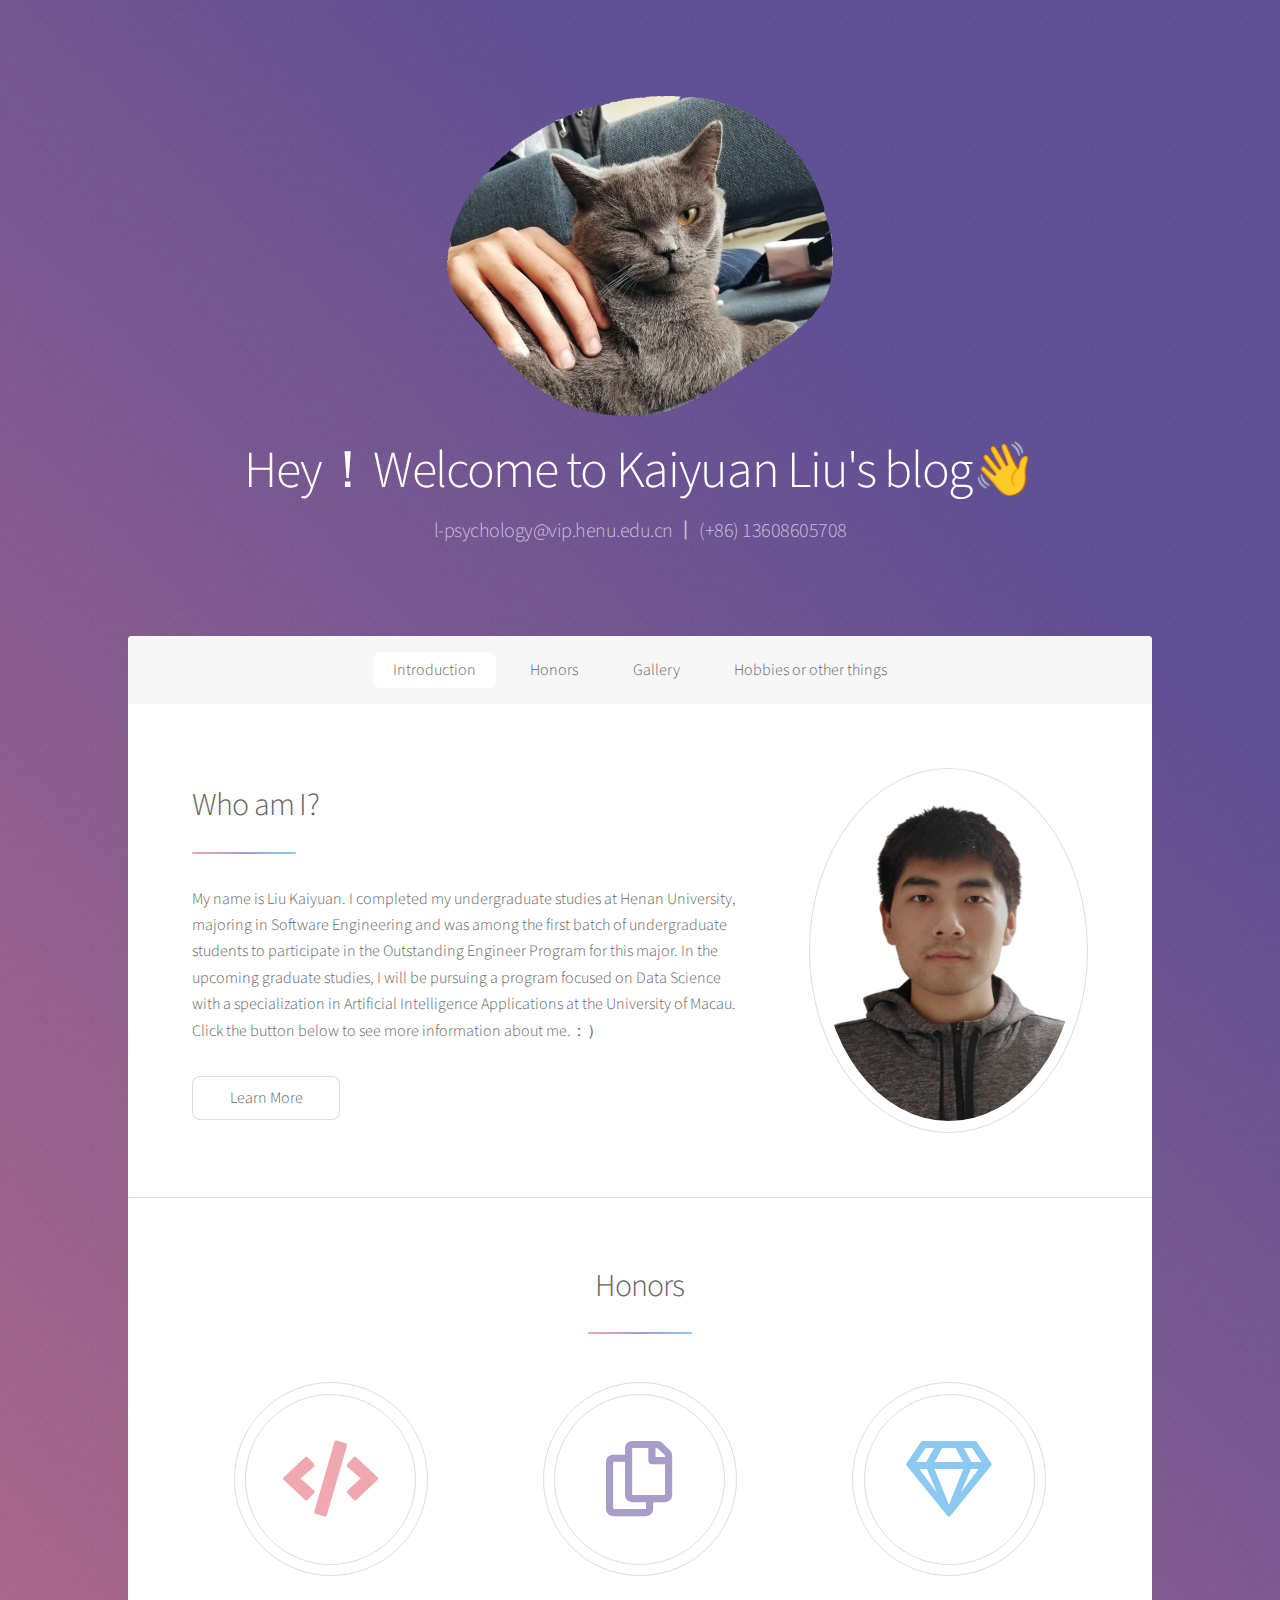
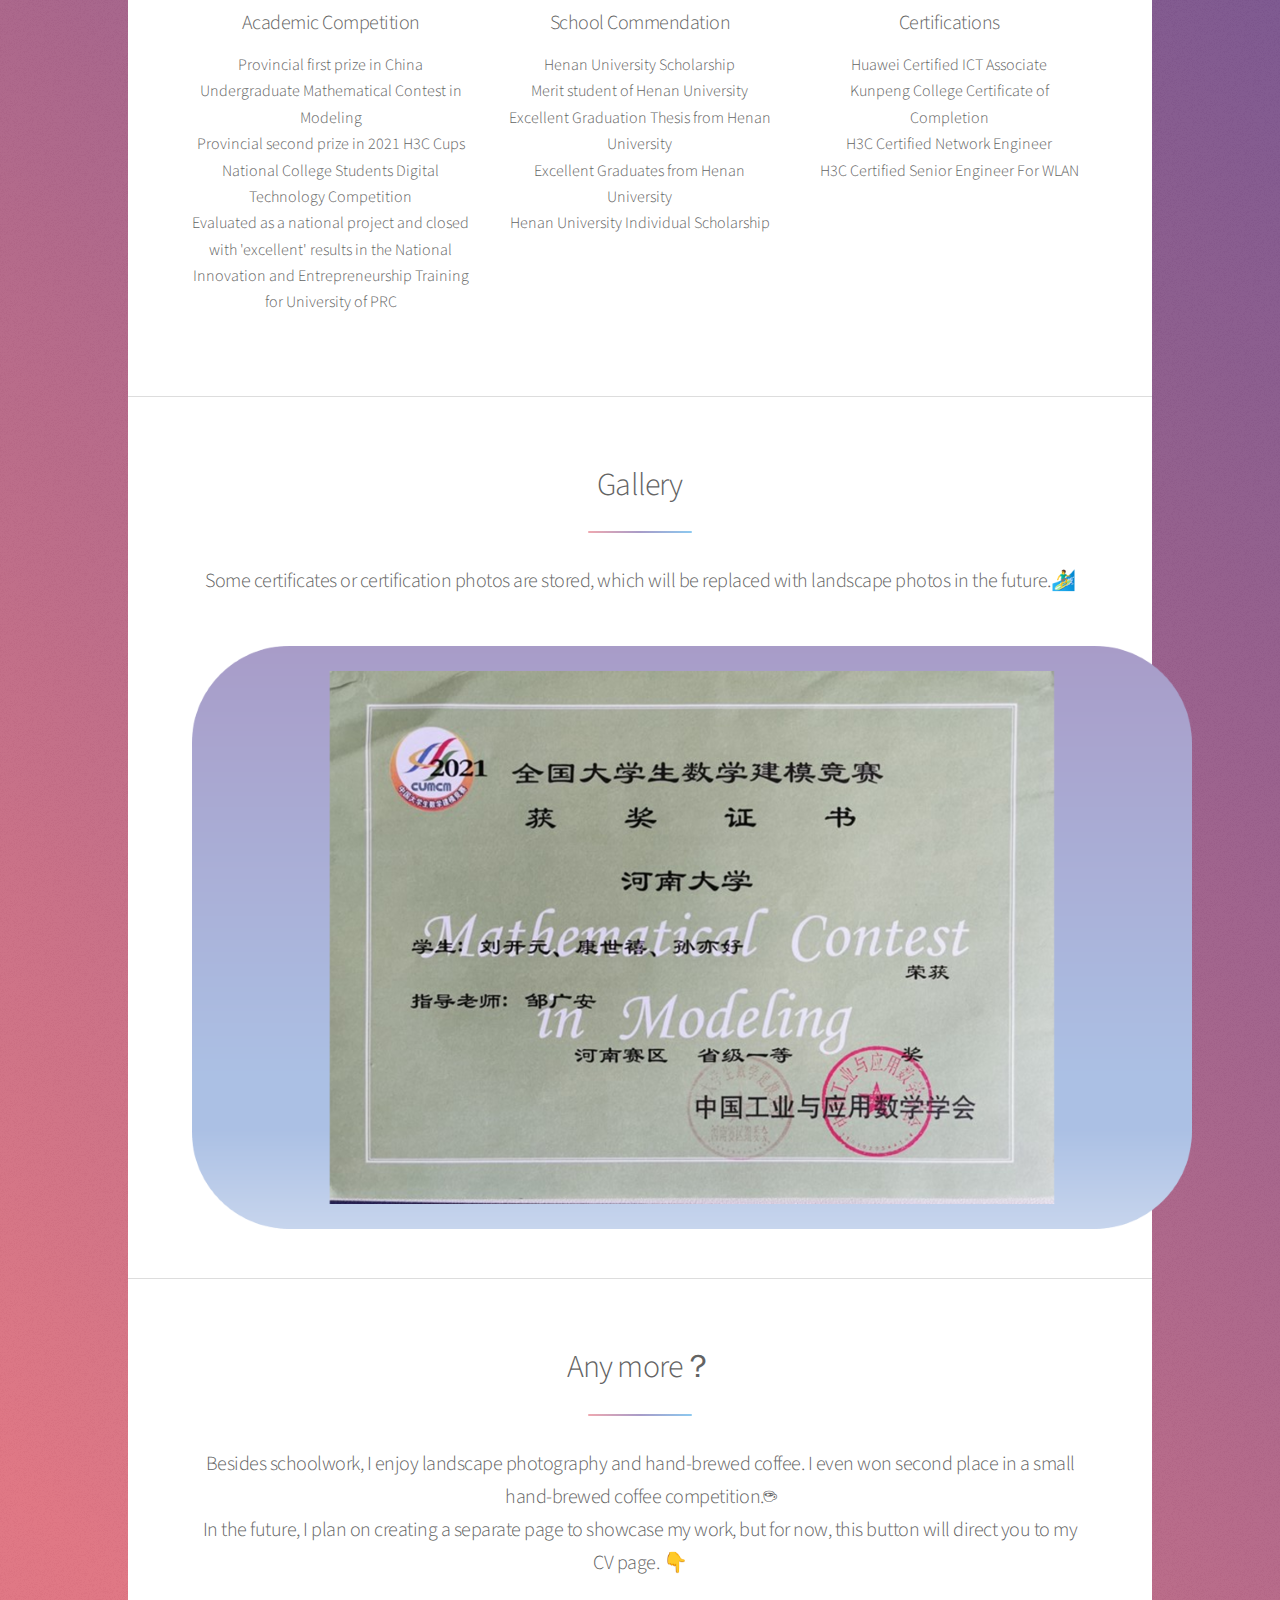
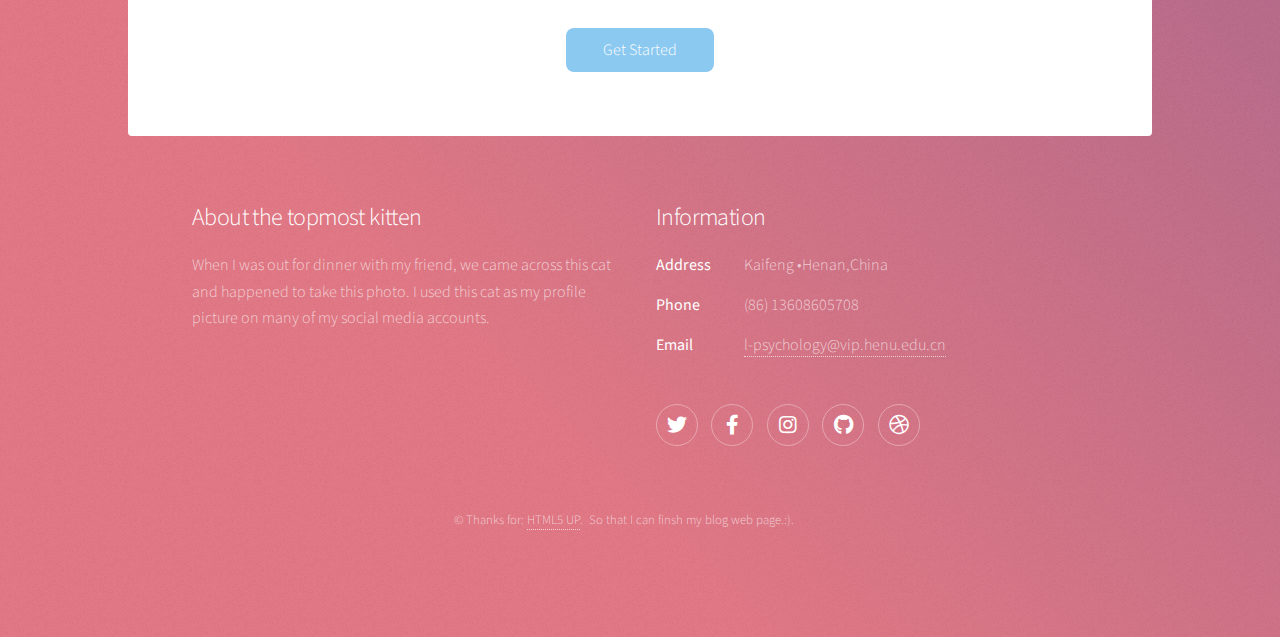
<file: index.html>
<!DOCTYPE HTML>

<html>
	<head>
		<title>CV</title>
		<meta charset="utf-8" />
		<meta name="viewport" content="width=device-width, initial-scale=1, user-scalable=no" />
		<link rel="stylesheet" href="assets/css/main.css" />
		<noscript><link rel="stylesheet" href="assets/css/noscript.css" /></noscript>

	</head>
	<body class="is-preload">

		<!-- Wrapper -->
			<div id="wrapper">

				<!-- Header -->
					<header id="header" class="alt">
						<span class="logo"><img src="images/logo.png" alt="" /></span>
						<h1>Hey！Welcome to Kaiyuan Liu's blog👋</h1>
						<p>l-psychology@vip.henu.edu.cn 丨 (+86) 13608605708</p>
					</header>

				<!-- Nav -->
					<nav id="nav">
						<ul>
							<li><a href="#intro" class="active">Introduction</a></li>
							<li><a href="#first">Honors</a></li>
							<li><a href="#second">Gallery</a></li>
							<li><a href="#cta">Hobbies or other things</a></li>
						</ul>
					</nav>

				<!-- Main -->
					<div id="main">

						<!-- Introduction -->
							<section id="intro" class="main">
								<div class="spotlight">
									<div class="content">
										<header class="major">
											<h2>Who am I?</h2>
										</header>
										<p>My name is Liu Kaiyuan. I completed my undergraduate studies at Henan University, 
										majoring in Software Engineering and was among the first batch of undergraduate students 
										to participate in the Outstanding Engineer Program for this major. In the upcoming graduate studies, 
										I will be pursuing a program focused on Data Science with a specialization in Artificial 
										Intelligence Applications at the University of Macau. Click the button below to see more information about me.：）</p>
										<ul class="actions">
											<li><a href="generic.html" class="button">Learn More</a></li>
										</ul>
									</div>
									<span class="image"><img src="images/Me.png" alt="" /></span>
								</div>
							</section>

						<!-- First Section -->
							<section id="first" class="main special">
								<header class="major">
									<h2>Honors</h2>
								</header>
								<ul class="features">
									<li>
										<span class="icon solid major style1 fa-code"></span>
										<h3>Academic Competition</h3>
										<p>Provincial first prize in China Undergraduate Mathematical Contest in Modeling <br>
										Provincial second prize in 2021 H3C Cups National College Students Digital Technology Competition <br>
										Evaluated as a national project and closed with 'excellent' results in the National Innovation and Entrepreneurship Training for University of PRC
										</p>
									</li>
									<li>
										<span class="icon major style3 fa-copy"></span>
										<h3>School Commendation</h3>
										<p>Henan University Scholarship<br>
										Merit student of Henan University <br>
										Excellent Graduation Thesis from Henan University<br>
										Excellent Graduates from Henan University<br>
										Henan University Individual Scholarship
										</p>
									</li>
									<li>
										<span class="icon major style5 fa-gem"></span>
										<h3>Certifications</h3>
										<p>Huawei Certified ICT Associate <br>
										Kunpeng College Certificate of Completion <br>
										H3C Certified Network Engineer <br>
										H3C Certified Senior Engineer For WLAN
										</p>										
									</li>
								</ul>
							</section>

						<!-- Second Section -->
							<section id="second" class="main special">
								<header class="major">
									<h2>Gallery</h2>
									<p>Some certificates or certification photos are stored, which will be replaced with landscape photos in the future.🏄‍♂️</p>
								</header>

								<div class="slider">
								  <img src="images/gallery/CUMCM.png" alt="Image 1">
								  <img src="images/gallery/tutu.png" alt="Image 2">
								  <img src="images/gallery/HCIA.png" alt="Image 3">
								  <img src="images/gallery/H3CNE.png" alt="Image 4">
								  <img src="images/gallery/H3CSE-IPv6.png" alt="Image 5">
								  <img src="images/gallery/H3CSE-WLAN.png" alt="Image 6">
								</div>
								


								
							</section>

						<!-- Get Started -->
							<section id="cta" class="main special">
								<header class="major">
									<h2>Any more？</h2>
									<p>Besides schoolwork, I enjoy landscape photography and hand-brewed coffee. I even won second place in a small hand-brewed coffee competition.☕ <br>
																In the future, I plan on creating a separate page to showcase my work, but for now, this button will direct you to my CV page.
									👇</p>
								</header>
								<footer class="major">
									<ul class="actions special">
										<li><a href="generic.html" class="button primary">Get Started</a></li>
										
									</ul>
								</footer>
							</section>

					</div>

				<!-- Footer -->
					<footer id="footer">
						<section>
							<h2>About the topmost kitten</h2>
							<p>When I was out for dinner with my friend, we came across this cat and happened to take this photo. I used this cat as my profile picture on many of my social media accounts.</p>

						</section>
						<section>
							<h2>Information</h2>
							<dl class="alt">
								<dt>Address</dt>
								<dd>Kaifeng &bull;Henan,China</dd>
								<dt>Phone</dt>
								<dd>(86) 13608605708</dd>
								<dt>Email</dt>
								<dd><a href="#">l-psychology@vip.henu.edu.cn</a></dd>
							</dl>
							<ul class="icons">
								<li><a href="#" class="icon brands fa-twitter alt"><span class="label">Twitter</span></a></li>
								<li><a href="#" class="icon brands fa-facebook-f alt"><span class="label">Facebook</span></a></li>
								<li><a href="#" class="icon brands fa-instagram alt"><span class="label">Instagram</span></a></li>
								<li><a href="#" class="icon brands fa-github alt"><span class="label">GitHub</span></a></li>
								<li><a href="#" class="icon brands fa-dribbble alt"><span class="label">Dribbble</span></a></li>
							</ul>
						</section>
						<p class="copyright">&copy; Thanks for: <a href="https://html5up.net">HTML5 UP</a>.&nbsp;&nbsp;So that I can finsh my blog web page.:)</a>.</p>
					</footer>

			</div>

		<!-- Scripts -->
			<script src="assets/js/jquery.min.js"></script>
			<script src="assets/js/jquery.scrollex.min.js"></script>
			<script src="assets/js/jquery.scrolly.min.js"></script>
			<script src="assets/js/browser.min.js"></script>
			<script src="assets/js/breakpoints.min.js"></script>
			<script src="assets/js/util.js"></script>
			<script src="assets/js/main.js"></script>

	</body>
</html>
</file>
<file: assets/css/noscript.css>
/*
	Stellar by HTML5 UP
	html5up.net | @ajlkn
	Free for personal and commercial use under the CCA 3.0 license (html5up.net/license)
*/

/* Header */

	body.is-preload #header.alt > * {
		opacity: 1;
	}

	body.is-preload #header.alt .logo {
		-moz-transform: none;
		-webkit-transform: none;
		-ms-transform: none;
		transform: none;
	}
</file>
<file: assets/css/main.css>
@import url(fontawesome-all.min.css);
@import 'https://fonts.googleapis.com/css?family=Source+Sans+Pro:300,400';

/*
	Stellar by HTML5 UP
	html5up.net | @ajlkn
	Free for personal and commercial use under the CCA 3.0 license (html5up.net/license)
*/

html, body, div, span, applet, object,
iframe, h1, h2, h3, h4, h5, h6, p, blockquote,
pre, a, abbr, acronym, address, big, cite,
code, del, dfn, em, img, ins, kbd, q, s, samp,
small, strike, strong, sub, sup, tt, var, b,
u, i, center, dl, dt, dd, ol, ul, li, fieldset,
form, label, legend, table, caption, tbody,
tfoot, thead, tr, th, td, article, aside,
canvas, details, embed, figure, figcaption,
footer, header, hgroup, menu, nav, output, ruby,
section, summary, time, mark, audio, video {
	margin: 0;
	padding: 0;
	border: 0;
	font-size: 100%;
	font: inherit;
	vertical-align: baseline;}

article, aside, details, figcaption, figure,
footer, header, hgroup, menu, nav, section {
	display: block;}

body {
	line-height: 1;
}

ol, ul {
	list-style: none;
}

blockquote, q {
	quotes: none;
}

	blockquote:before, blockquote:after, q:before, q:after {
		content: '';
		content: none;
	}

table {
	border-collapse: collapse;
	border-spacing: 0;
}

body {
	-webkit-text-size-adjust: none;
}

mark {
	background-color: transparent;
	color: inherit;
}

input::-moz-focus-inner {
	border: 0;
	padding: 0;
}

input, select, textarea {
	-moz-appearance: none;
	-webkit-appearance: none;
	-ms-appearance: none;
	appearance: none;
}

/* Basic */

	@-ms-viewport {
		width: device-width;
	}

	body {
		-ms-overflow-style: scrollbar;
	}

	@media screen and (max-width: 480px) {

		html, body {
			min-width: 320px;
		}

	}

	html {
		box-sizing: border-box;
	}

	*, *:before, *:after {
		box-sizing: inherit;
	}

	body {
		background-color: #935d8c;
		background-image: url("images/overlay.png"), -moz-linear-gradient(45deg, #e37682 15%, #5f4d93 85%);
		background-image: url("images/overlay.png"), -webkit-linear-gradient(45deg, #e37682 15%, #5f4d93 85%);
		background-image: url("images/overlay.png"), -ms-linear-gradient(45deg, #e37682 15%, #5f4d93 85%);
		background-image: url("images/overlay.png"), linear-gradient(45deg, #e37682 15%, #5f4d93 85%);
	}

		body.is-preload *, body.is-preload *:before, body.is-preload *:after {
			-moz-animation: none !important;
			-webkit-animation: none !important;
			-ms-animation: none !important;
			animation: none !important;
			-moz-transition: none !important;
			-webkit-transition: none !important;
			-ms-transition: none !important;
			transition: none !important;
		}

/* Type */

	body {
		background-color: #935d8c;
		color: rgba(255, 255, 255, 0.65);
	}

	body, input, select, textarea {
		font-family: "Source Sans Pro", Helvetica, sans-serif;
		font-size: 17pt;
		font-weight: 300;
		line-height: 1.65;
	}

		@media screen and (max-width: 1680px) {

			body, input, select, textarea {
				font-size: 14pt;
			}

		}

		@media screen and (max-width: 1280px) {

			body, input, select, textarea {
				font-size: 12pt;
			}

		}

		@media screen and (max-width: 360px) {

			body, input, select, textarea {
				font-size: 11pt;
			}

		}

	a {
		-moz-transition: color 0.2s ease, border-bottom 0.2s ease;
		-webkit-transition: color 0.2s ease, border-bottom 0.2s ease;
		-ms-transition: color 0.2s ease, border-bottom 0.2s ease;
		transition: color 0.2s ease, border-bottom 0.2s ease;
		text-decoration: none;
		border-bottom: dotted 1px;
		color: inherit;
	}

		a:hover {
			border-bottom-color: transparent;
		}

	strong, b {
		font-weight: 400;
	}

	em, i {
		font-style: italic;
	}

	p {
		margin: 0 0 2em 0;
	}

		p.content {
			-moz-columns: 20em 2;
			-webkit-columns: 20em 2;
			-ms-columns: 20em 2;
			columns: 20em 2;
			-moz-column-gap: 2em;
			-webkit-column-gap: 2em;
			-ms-column-gap: 2em;
			column-gap: 2em;
			text-align: justify;
		}

	h1, h2, h3, h4, h5, h6 {
		font-weight: 300;
		line-height: 1.5;
		margin: 0 0 0.7em 0;
		letter-spacing: -0.025em;
	}

		h1 a, h2 a, h3 a, h4 a, h5 a, h6 a {
			color: inherit;
			text-decoration: none;
		}

	h1 {
		font-size: 2.5em;
		line-height: 1.2;
	}

	h2 {
		font-size: 1.5em;
	}

	h3 {
		font-size: 1.25em;
	}

	h4 {
		font-size: 1.1em;
	}

	h5 {
		font-size: 0.9em;
	}

	h6 {
		font-size: 0.7em;
	}

	@media screen and (max-width: 736px) {

		h1 {
			font-size: 2em;
		}

	}

	sub {
		font-size: 0.8em;
		position: relative;
		top: 0.5em;
	}

	sup {
		font-size: 0.8em;
		position: relative;
		top: -0.5em;
	}

	blockquote {
		border-left: solid 4px;
		font-style: italic;
		margin: 0 0 2em 0;
		padding: 0.5em 0 0.5em 2em;
	}

	code {
		border-radius: 8px;
		border: solid 1px;
		font-family: "Courier New", monospace;
		font-size: 0.9em;
		margin: 0 0.25em;
		padding: 0.25em 0.65em;
	}

	pre {
		-webkit-overflow-scrolling: touch;
		font-family: "Courier New", monospace;
		font-size: 0.9em;
		margin: 0 0 2em 0;
	}

		pre code {
			display: block;
			line-height: 1.75;
			padding: 1em 1.5em;
			overflow-x: auto;
		}

	hr {
		border: 0;
		border-bottom: solid 1px;
		margin: 2em 0;
	}

		hr.major {
			margin: 3em 0;
		}

	.align-left {
		text-align: left;
	}

	.align-center {
		text-align: center;
	}

	.align-right {
		text-align: right;
	}

	input, select, textarea {
		color: #ffffff;
	}

	a:hover {
		color: #ffffff;
	}

	strong, b {
		color: #ffffff;
	}

	h1, h2, h3, h4, h5, h6 {
		color: #ffffff;
	}

	blockquote {
		border-left-color: rgba(255, 255, 255, 0.35);
	}

	code {
		background: rgba(255, 255, 255, 0.075);
		border-color: rgba(255, 255, 255, 0.35);
	}

	hr {
		border-bottom-color: rgba(255, 255, 255, 0.35);
	}

/* Row */

	.row {
		display: flex;
		flex-wrap: wrap;
		box-sizing: border-box;
		align-items: stretch;
	}

		.row > * {
			box-sizing: border-box;
		}

		.row.gtr-uniform > * > :last-child {
			margin-bottom: 0;
		}

		.row.aln-left {
			justify-content: flex-start;
		}

		.row.aln-center {
			justify-content: center;
		}

		.row.aln-right {
			justify-content: flex-end;
		}

		.row.aln-top {
			align-items: flex-start;
		}

		.row.aln-middle {
			align-items: center;
		}

		.row.aln-bottom {
			align-items: flex-end;
		}

		.row > .imp {
			order: -1;
		}

		.row > .col-1 {
			width: 8.33333%;
		}

		.row > .off-1 {
			margin-left: 8.33333%;
		}

		.row > .col-2 {
			width: 16.66667%;
		}

		.row > .off-2 {
			margin-left: 16.66667%;
		}

		.row > .col-3 {
			width: 25%;
		}

		.row > .off-3 {
			margin-left: 25%;
		}

		.row > .col-4 {
			width: 33.33333%;
		}

		.row > .off-4 {
			margin-left: 33.33333%;
		}

		.row > .col-5 {
			width: 41.66667%;
		}

		.row > .off-5 {
			margin-left: 41.66667%;
		}

		.row > .col-6 {
			width: 50%;
		}

		.row > .off-6 {
			margin-left: 50%;
		}

		.row > .col-7 {
			width: 58.33333%;
		}

		.row > .off-7 {
			margin-left: 58.33333%;
		}

		.row > .col-8 {
			width: 66.66667%;
		}

		.row > .off-8 {
			margin-left: 66.66667%;
		}

		.row > .col-9 {
			width: 75%;
		}

		.row > .off-9 {
			margin-left: 75%;
		}

		.row > .col-10 {
			width: 83.33333%;
		}

		.row > .off-10 {
			margin-left: 83.33333%;
		}

		.row > .col-11 {
			width: 91.66667%;
		}

		.row > .off-11 {
			margin-left: 91.66667%;
		}

		.row > .col-12 {
			width: 100%;
		}

		.row > .off-12 {
			margin-left: 100%;
		}

		.row.gtr-0 {
			margin-top: 0;
			margin-left: 0em;
		}

			.row.gtr-0 > * {
				padding: 0 0 0 0em;
			}

			.row.gtr-0.gtr-uniform {
				margin-top: 0em;
			}

				.row.gtr-0.gtr-uniform > * {
					padding-top: 0em;
				}

		.row.gtr-25 {
			margin-top: 0;
			margin-left: -0.375em;
		}

			.row.gtr-25 > * {
				padding: 0 0 0 0.375em;
			}

			.row.gtr-25.gtr-uniform {
				margin-top: -0.375em;
			}

				.row.gtr-25.gtr-uniform > * {
					padding-top: 0.375em;
				}

		.row.gtr-50 {
			margin-top: 0;
			margin-left: -0.75em;
		}

			.row.gtr-50 > * {
				padding: 0 0 0 0.75em;
			}

			.row.gtr-50.gtr-uniform {
				margin-top: -0.75em;
			}

				.row.gtr-50.gtr-uniform > * {
					padding-top: 0.75em;
				}

		.row {
			margin-top: 0;
			margin-left: -1.5em;
		}

			.row > * {
				padding: 0 0 0 1.5em;
			}

			.row.gtr-uniform {
				margin-top: -1.5em;
			}

				.row.gtr-uniform > * {
					padding-top: 1.5em;
				}

		.row.gtr-150 {
			margin-top: 0;
			margin-left: -2.25em;
		}

			.row.gtr-150 > * {
				padding: 0 0 0 2.25em;
			}

			.row.gtr-150.gtr-uniform {
				margin-top: -2.25em;
			}

				.row.gtr-150.gtr-uniform > * {
					padding-top: 2.25em;
				}

		.row.gtr-200 {
			margin-top: 0;
			margin-left: -3em;
		}

			.row.gtr-200 > * {
				padding: 0 0 0 3em;
			}

			.row.gtr-200.gtr-uniform {
				margin-top: -3em;
			}

				.row.gtr-200.gtr-uniform > * {
					padding-top: 3em;
				}

		@media screen and (max-width: 1680px) {

			.row {
				display: flex;
				flex-wrap: wrap;
				box-sizing: border-box;
				align-items: stretch;
			}

				.row > * {
					box-sizing: border-box;
				}

				.row.gtr-uniform > * > :last-child {
					margin-bottom: 0;
				}

				.row.aln-left {
					justify-content: flex-start;
				}

				.row.aln-center {
					justify-content: center;
				}

				.row.aln-right {
					justify-content: flex-end;
				}

				.row.aln-top {
					align-items: flex-start;
				}

				.row.aln-middle {
					align-items: center;
				}

				.row.aln-bottom {
					align-items: flex-end;
				}

				.row > .imp-xlarge {
					order: -1;
				}

				.row > .col-1-xlarge {
					width: 8.33333%;
				}

				.row > .off-1-xlarge {
					margin-left: 8.33333%;
				}

				.row > .col-2-xlarge {
					width: 16.66667%;
				}

				.row > .off-2-xlarge {
					margin-left: 16.66667%;
				}

				.row > .col-3-xlarge {
					width: 25%;
				}

				.row > .off-3-xlarge {
					margin-left: 25%;
				}

				.row > .col-4-xlarge {
					width: 33.33333%;
				}

				.row > .off-4-xlarge {
					margin-left: 33.33333%;
				}

				.row > .col-5-xlarge {
					width: 41.66667%;
				}

				.row > .off-5-xlarge {
					margin-left: 41.66667%;
				}

				.row > .col-6-xlarge {
					width: 50%;
				}

				.row > .off-6-xlarge {
					margin-left: 50%;
				}

				.row > .col-7-xlarge {
					width: 58.33333%;
				}

				.row > .off-7-xlarge {
					margin-left: 58.33333%;
				}

				.row > .col-8-xlarge {
					width: 66.66667%;
				}

				.row > .off-8-xlarge {
					margin-left: 66.66667%;
				}

				.row > .col-9-xlarge {
					width: 75%;
				}

				.row > .off-9-xlarge {
					margin-left: 75%;
				}

				.row > .col-10-xlarge {
					width: 83.33333%;
				}

				.row > .off-10-xlarge {
					margin-left: 83.33333%;
				}

				.row > .col-11-xlarge {
					width: 91.66667%;
				}

				.row > .off-11-xlarge {
					margin-left: 91.66667%;
				}

				.row > .col-12-xlarge {
					width: 100%;
				}

				.row > .off-12-xlarge {
					margin-left: 100%;
				}

				.row.gtr-0 {
					margin-top: 0;
					margin-left: 0em;
				}

					.row.gtr-0 > * {
						padding: 0 0 0 0em;
					}

					.row.gtr-0.gtr-uniform {
						margin-top: 0em;
					}

						.row.gtr-0.gtr-uniform > * {
							padding-top: 0em;
						}

				.row.gtr-25 {
					margin-top: 0;
					margin-left: -0.375em;
				}

					.row.gtr-25 > * {
						padding: 0 0 0 0.375em;
					}

					.row.gtr-25.gtr-uniform {
						margin-top: -0.375em;
					}

						.row.gtr-25.gtr-uniform > * {
							padding-top: 0.375em;
						}

				.row.gtr-50 {
					margin-top: 0;
					margin-left: -0.75em;
				}

					.row.gtr-50 > * {
						padding: 0 0 0 0.75em;
					}

					.row.gtr-50.gtr-uniform {
						margin-top: -0.75em;
					}

						.row.gtr-50.gtr-uniform > * {
							padding-top: 0.75em;
						}

				.row {
					margin-top: 0;
					margin-left: -1.5em;
				}

					.row > * {
						padding: 0 0 0 1.5em;
					}

					.row.gtr-uniform {
						margin-top: -1.5em;
					}

						.row.gtr-uniform > * {
							padding-top: 1.5em;
						}

				.row.gtr-150 {
					margin-top: 0;
					margin-left: -2.25em;
				}

					.row.gtr-150 > * {
						padding: 0 0 0 2.25em;
					}

					.row.gtr-150.gtr-uniform {
						margin-top: -2.25em;
					}

						.row.gtr-150.gtr-uniform > * {
							padding-top: 2.25em;
						}

				.row.gtr-200 {
					margin-top: 0;
					margin-left: -3em;
				}

					.row.gtr-200 > * {
						padding: 0 0 0 3em;
					}

					.row.gtr-200.gtr-uniform {
						margin-top: -3em;
					}

						.row.gtr-200.gtr-uniform > * {
							padding-top: 3em;
						}

		}

		@media screen and (max-width: 1280px) {

			.row {
				display: flex;
				flex-wrap: wrap;
				box-sizing: border-box;
				align-items: stretch;
			}

				.row > * {
					box-sizing: border-box;
				}

				.row.gtr-uniform > * > :last-child {
					margin-bottom: 0;
				}

				.row.aln-left {
					justify-content: flex-start;
				}

				.row.aln-center {
					justify-content: center;
				}

				.row.aln-right {
					justify-content: flex-end;
				}

				.row.aln-top {
					align-items: flex-start;
				}

				.row.aln-middle {
					align-items: center;
				}

				.row.aln-bottom {
					align-items: flex-end;
				}

				.row > .imp-large {
					order: -1;
				}

				.row > .col-1-large {
					width: 8.33333%;
				}

				.row > .off-1-large {
					margin-left: 8.33333%;
				}

				.row > .col-2-large {
					width: 16.66667%;
				}

				.row > .off-2-large {
					margin-left: 16.66667%;
				}

				.row > .col-3-large {
					width: 25%;
				}

				.row > .off-3-large {
					margin-left: 25%;
				}

				.row > .col-4-large {
					width: 33.33333%;
				}

				.row > .off-4-large {
					margin-left: 33.33333%;
				}

				.row > .col-5-large {
					width: 41.66667%;
				}

				.row > .off-5-large {
					margin-left: 41.66667%;
				}

				.row > .col-6-large {
					width: 50%;
				}

				.row > .off-6-large {
					margin-left: 50%;
				}

				.row > .col-7-large {
					width: 58.33333%;
				}

				.row > .off-7-large {
					margin-left: 58.33333%;
				}

				.row > .col-8-large {
					width: 66.66667%;
				}

				.row > .off-8-large {
					margin-left: 66.66667%;
				}

				.row > .col-9-large {
					width: 75%;
				}

				.row > .off-9-large {
					margin-left: 75%;
				}

				.row > .col-10-large {
					width: 83.33333%;
				}

				.row > .off-10-large {
					margin-left: 83.33333%;
				}

				.row > .col-11-large {
					width: 91.66667%;
				}

				.row > .off-11-large {
					margin-left: 91.66667%;
				}

				.row > .col-12-large {
					width: 100%;
				}

				.row > .off-12-large {
					margin-left: 100%;
				}

				.row.gtr-0 {
					margin-top: 0;
					margin-left: 0em;
				}

					.row.gtr-0 > * {
						padding: 0 0 0 0em;
					}

					.row.gtr-0.gtr-uniform {
						margin-top: 0em;
					}

						.row.gtr-0.gtr-uniform > * {
							padding-top: 0em;
						}

				.row.gtr-25 {
					margin-top: 0;
					margin-left: -0.375em;
				}

					.row.gtr-25 > * {
						padding: 0 0 0 0.375em;
					}

					.row.gtr-25.gtr-uniform {
						margin-top: -0.375em;
					}

						.row.gtr-25.gtr-uniform > * {
							padding-top: 0.375em;
						}

				.row.gtr-50 {
					margin-top: 0;
					margin-left: -0.75em;
				}

					.row.gtr-50 > * {
						padding: 0 0 0 0.75em;
					}

					.row.gtr-50.gtr-uniform {
						margin-top: -0.75em;
					}

						.row.gtr-50.gtr-uniform > * {
							padding-top: 0.75em;
						}

				.row {
					margin-top: 0;
					margin-left: -1.5em;
				}

					.row > * {
						padding: 0 0 0 1.5em;
					}

					.row.gtr-uniform {
						margin-top: -1.5em;
					}

						.row.gtr-uniform > * {
							padding-top: 1.5em;
						}

				.row.gtr-150 {
					margin-top: 0;
					margin-left: -2.25em;
				}

					.row.gtr-150 > * {
						padding: 0 0 0 2.25em;
					}

					.row.gtr-150.gtr-uniform {
						margin-top: -2.25em;
					}

						.row.gtr-150.gtr-uniform > * {
							padding-top: 2.25em;
						}

				.row.gtr-200 {
					margin-top: 0;
					margin-left: -3em;
				}

					.row.gtr-200 > * {
						padding: 0 0 0 3em;
					}

					.row.gtr-200.gtr-uniform {
						margin-top: -3em;
					}

						.row.gtr-200.gtr-uniform > * {
							padding-top: 3em;
						}

		}

		@media screen and (max-width: 980px) {

			.row {
				display: flex;
				flex-wrap: wrap;
				box-sizing: border-box;
				align-items: stretch;
			}

				.row > * {
					box-sizing: border-box;
				}

				.row.gtr-uniform > * > :last-child {
					margin-bottom: 0;
				}

				.row.aln-left {
					justify-content: flex-start;
				}

				.row.aln-center {
					justify-content: center;
				}

				.row.aln-right {
					justify-content: flex-end;
				}

				.row.aln-top {
					align-items: flex-start;
				}

				.row.aln-middle {
					align-items: center;
				}

				.row.aln-bottom {
					align-items: flex-end;
				}

				.row > .imp-medium {
					order: -1;
				}

				.row > .col-1-medium {
					width: 8.33333%;
				}

				.row > .off-1-medium {
					margin-left: 8.33333%;
				}

				.row > .col-2-medium {
					width: 16.66667%;
				}

				.row > .off-2-medium {
					margin-left: 16.66667%;
				}

				.row > .col-3-medium {
					width: 25%;
				}

				.row > .off-3-medium {
					margin-left: 25%;
				}

				.row > .col-4-medium {
					width: 33.33333%;
				}

				.row > .off-4-medium {
					margin-left: 33.33333%;
				}

				.row > .col-5-medium {
					width: 41.66667%;
				}

				.row > .off-5-medium {
					margin-left: 41.66667%;
				}

				.row > .col-6-medium {
					width: 50%;
				}

				.row > .off-6-medium {
					margin-left: 50%;
				}

				.row > .col-7-medium {
					width: 58.33333%;
				}

				.row > .off-7-medium {
					margin-left: 58.33333%;
				}

				.row > .col-8-medium {
					width: 66.66667%;
				}

				.row > .off-8-medium {
					margin-left: 66.66667%;
				}

				.row > .col-9-medium {
					width: 75%;
				}

				.row > .off-9-medium {
					margin-left: 75%;
				}

				.row > .col-10-medium {
					width: 83.33333%;
				}

				.row > .off-10-medium {
					margin-left: 83.33333%;
				}

				.row > .col-11-medium {
					width: 91.66667%;
				}

				.row > .off-11-medium {
					margin-left: 91.66667%;
				}

				.row > .col-12-medium {
					width: 100%;
				}

				.row > .off-12-medium {
					margin-left: 100%;
				}

				.row.gtr-0 {
					margin-top: 0;
					margin-left: 0em;
				}

					.row.gtr-0 > * {
						padding: 0 0 0 0em;
					}

					.row.gtr-0.gtr-uniform {
						margin-top: 0em;
					}

						.row.gtr-0.gtr-uniform > * {
							padding-top: 0em;
						}

				.row.gtr-25 {
					margin-top: 0;
					margin-left: -0.375em;
				}

					.row.gtr-25 > * {
						padding: 0 0 0 0.375em;
					}

					.row.gtr-25.gtr-uniform {
						margin-top: -0.375em;
					}

						.row.gtr-25.gtr-uniform > * {
							padding-top: 0.375em;
						}

				.row.gtr-50 {
					margin-top: 0;
					margin-left: -0.75em;
				}

					.row.gtr-50 > * {
						padding: 0 0 0 0.75em;
					}

					.row.gtr-50.gtr-uniform {
						margin-top: -0.75em;
					}

						.row.gtr-50.gtr-uniform > * {
							padding-top: 0.75em;
						}

				.row {
					margin-top: 0;
					margin-left: -1.5em;
				}

					.row > * {
						padding: 0 0 0 1.5em;
					}

					.row.gtr-uniform {
						margin-top: -1.5em;
					}

						.row.gtr-uniform > * {
							padding-top: 1.5em;
						}

				.row.gtr-150 {
					margin-top: 0;
					margin-left: -2.25em;
				}

					.row.gtr-150 > * {
						padding: 0 0 0 2.25em;
					}

					.row.gtr-150.gtr-uniform {
						margin-top: -2.25em;
					}

						.row.gtr-150.gtr-uniform > * {
							padding-top: 2.25em;
						}

				.row.gtr-200 {
					margin-top: 0;
					margin-left: -3em;
				}

					.row.gtr-200 > * {
						padding: 0 0 0 3em;
					}

					.row.gtr-200.gtr-uniform {
						margin-top: -3em;
					}

						.row.gtr-200.gtr-uniform > * {
							padding-top: 3em;
						}

		}

		@media screen and (max-width: 736px) {

			.row {
				display: flex;
				flex-wrap: wrap;
				box-sizing: border-box;
				align-items: stretch;
			}

				.row > * {
					box-sizing: border-box;
				}

				.row.gtr-uniform > * > :last-child {
					margin-bottom: 0;
				}

				.row.aln-left {
					justify-content: flex-start;
				}

				.row.aln-center {
					justify-content: center;
				}

				.row.aln-right {
					justify-content: flex-end;
				}

				.row.aln-top {
					align-items: flex-start;
				}

				.row.aln-middle {
					align-items: center;
				}

				.row.aln-bottom {
					align-items: flex-end;
				}

				.row > .imp-small {
					order: -1;
				}

				.row > .col-1-small {
					width: 8.33333%;
				}

				.row > .off-1-small {
					margin-left: 8.33333%;
				}

				.row > .col-2-small {
					width: 16.66667%;
				}

				.row > .off-2-small {
					margin-left: 16.66667%;
				}

				.row > .col-3-small {
					width: 25%;
				}

				.row > .off-3-small {
					margin-left: 25%;
				}

				.row > .col-4-small {
					width: 33.33333%;
				}

				.row > .off-4-small {
					margin-left: 33.33333%;
				}

				.row > .col-5-small {
					width: 41.66667%;
				}

				.row > .off-5-small {
					margin-left: 41.66667%;
				}

				.row > .col-6-small {
					width: 50%;
				}

				.row > .off-6-small {
					margin-left: 50%;
				}

				.row > .col-7-small {
					width: 58.33333%;
				}

				.row > .off-7-small {
					margin-left: 58.33333%;
				}

				.row > .col-8-small {
					width: 66.66667%;
				}

				.row > .off-8-small {
					margin-left: 66.66667%;
				}

				.row > .col-9-small {
					width: 75%;
				}

				.row > .off-9-small {
					margin-left: 75%;
				}

				.row > .col-10-small {
					width: 83.33333%;
				}

				.row > .off-10-small {
					margin-left: 83.33333%;
				}

				.row > .col-11-small {
					width: 91.66667%;
				}

				.row > .off-11-small {
					margin-left: 91.66667%;
				}

				.row > .col-12-small {
					width: 100%;
				}

				.row > .off-12-small {
					margin-left: 100%;
				}

				.row.gtr-0 {
					margin-top: 0;
					margin-left: 0em;
				}

					.row.gtr-0 > * {
						padding: 0 0 0 0em;
					}

					.row.gtr-0.gtr-uniform {
						margin-top: 0em;
					}

						.row.gtr-0.gtr-uniform > * {
							padding-top: 0em;
						}

				.row.gtr-25 {
					margin-top: 0;
					margin-left: -0.25em;
				}

					.row.gtr-25 > * {
						padding: 0 0 0 0.25em;
					}

					.row.gtr-25.gtr-uniform {
						margin-top: -0.25em;
					}

						.row.gtr-25.gtr-uniform > * {
							padding-top: 0.25em;
						}

				.row.gtr-50 {
					margin-top: 0;
					margin-left: -0.5em;
				}

					.row.gtr-50 > * {
						padding: 0 0 0 0.5em;
					}

					.row.gtr-50.gtr-uniform {
						margin-top: -0.5em;
					}

						.row.gtr-50.gtr-uniform > * {
							padding-top: 0.5em;
						}

				.row {
					margin-top: 0;
					margin-left: -1em;
				}

					.row > * {
						padding: 0 0 0 1em;
					}

					.row.gtr-uniform {
						margin-top: -1em;
					}

						.row.gtr-uniform > * {
							padding-top: 1em;
						}

				.row.gtr-150 {
					margin-top: 0;
					margin-left: -1.5em;
				}

					.row.gtr-150 > * {
						padding: 0 0 0 1.5em;
					}

					.row.gtr-150.gtr-uniform {
						margin-top: -1.5em;
					}

						.row.gtr-150.gtr-uniform > * {
							padding-top: 1.5em;
						}

				.row.gtr-200 {
					margin-top: 0;
					margin-left: -2em;
				}

					.row.gtr-200 > * {
						padding: 0 0 0 2em;
					}

					.row.gtr-200.gtr-uniform {
						margin-top: -2em;
					}

						.row.gtr-200.gtr-uniform > * {
							padding-top: 2em;
						}

		}

		@media screen and (max-width: 480px) {

			.row {
				display: flex;
				flex-wrap: wrap;
				box-sizing: border-box;
				align-items: stretch;
			}

				.row > * {
					box-sizing: border-box;
				}

				.row.gtr-uniform > * > :last-child {
					margin-bottom: 0;
				}

				.row.aln-left {
					justify-content: flex-start;
				}

				.row.aln-center {
					justify-content: center;
				}

				.row.aln-right {
					justify-content: flex-end;
				}

				.row.aln-top {
					align-items: flex-start;
				}

				.row.aln-middle {
					align-items: center;
				}

				.row.aln-bottom {
					align-items: flex-end;
				}

				.row > .imp-xsmall {
					order: -1;
				}

				.row > .col-1-xsmall {
					width: 8.33333%;
				}

				.row > .off-1-xsmall {
					margin-left: 8.33333%;
				}

				.row > .col-2-xsmall {
					width: 16.66667%;
				}

				.row > .off-2-xsmall {
					margin-left: 16.66667%;
				}

				.row > .col-3-xsmall {
					width: 25%;
				}

				.row > .off-3-xsmall {
					margin-left: 25%;
				}

				.row > .col-4-xsmall {
					width: 33.33333%;
				}

				.row > .off-4-xsmall {
					margin-left: 33.33333%;
				}

				.row > .col-5-xsmall {
					width: 41.66667%;
				}

				.row > .off-5-xsmall {
					margin-left: 41.66667%;
				}

				.row > .col-6-xsmall {
					width: 50%;
				}

				.row > .off-6-xsmall {
					margin-left: 50%;
				}

				.row > .col-7-xsmall {
					width: 58.33333%;
				}

				.row > .off-7-xsmall {
					margin-left: 58.33333%;
				}

				.row > .col-8-xsmall {
					width: 66.66667%;
				}

				.row > .off-8-xsmall {
					margin-left: 66.66667%;
				}

				.row > .col-9-xsmall {
					width: 75%;
				}

				.row > .off-9-xsmall {
					margin-left: 75%;
				}

				.row > .col-10-xsmall {
					width: 83.33333%;
				}

				.row > .off-10-xsmall {
					margin-left: 83.33333%;
				}

				.row > .col-11-xsmall {
					width: 91.66667%;
				}

				.row > .off-11-xsmall {
					margin-left: 91.66667%;
				}

				.row > .col-12-xsmall {
					width: 100%;
				}

				.row > .off-12-xsmall {
					margin-left: 100%;
				}

				.row.gtr-0 {
					margin-top: 0;
					margin-left: 0em;
				}

					.row.gtr-0 > * {
						padding: 0 0 0 0em;
					}

					.row.gtr-0.gtr-uniform {
						margin-top: 0em;
					}

						.row.gtr-0.gtr-uniform > * {
							padding-top: 0em;
						}

				.row.gtr-25 {
					margin-top: 0;
					margin-left: -0.3125em;
				}

					.row.gtr-25 > * {
						padding: 0 0 0 0.3125em;
					}

					.row.gtr-25.gtr-uniform {
						margin-top: -0.3125em;
					}

						.row.gtr-25.gtr-uniform > * {
							padding-top: 0.3125em;
						}

				.row.gtr-50 {
					margin-top: 0;
					margin-left: -0.625em;
				}

					.row.gtr-50 > * {
						padding: 0 0 0 0.625em;
					}

					.row.gtr-50.gtr-uniform {
						margin-top: -0.625em;
					}

						.row.gtr-50.gtr-uniform > * {
							padding-top: 0.625em;
						}

				.row {
					margin-top: 0;
					margin-left: -1.25em;
				}

					.row > * {
						padding: 0 0 0 1.25em;
					}

					.row.gtr-uniform {
						margin-top: -1.25em;
					}

						.row.gtr-uniform > * {
							padding-top: 1.25em;
						}

				.row.gtr-150 {
					margin-top: 0;
					margin-left: -1.875em;
				}

					.row.gtr-150 > * {
						padding: 0 0 0 1.875em;
					}

					.row.gtr-150.gtr-uniform {
						margin-top: -1.875em;
					}

						.row.gtr-150.gtr-uniform > * {
							padding-top: 1.875em;
						}

				.row.gtr-200 {
					margin-top: 0;
					margin-left: -2.5em;
				}

					.row.gtr-200 > * {
						padding: 0 0 0 2.5em;
					}

					.row.gtr-200.gtr-uniform {
						margin-top: -2.5em;
					}

						.row.gtr-200.gtr-uniform > * {
							padding-top: 2.5em;
						}

		}

/* Box */

	.box {
		border-radius: 8px;
		border: solid;
		margin-bottom: 2em;
		padding: 1.5em;
	}

		.box > :last-child,
		.box > :last-child > :last-child,
		.box > :last-child > :last-child > :last-child {
			margin-bottom: 0;
		}

		.box.alt {
			border: 0;
			border-radius: 0;
			padding: 0;
		}

	.box {
		border-color: rgba(255, 255, 255, 0.35);
	}

/* Button */

	input[type="submit"],
	input[type="reset"],
	input[type="button"],
	button,
	.button {
		-moz-appearance: none;
		-webkit-appearance: none;
		-ms-appearance: none;
		appearance: none;
		-moz-transition: background-color 0.2s ease-in-out, color 0.2s ease-in-out;
		-webkit-transition: background-color 0.2s ease-in-out, color 0.2s ease-in-out;
		-ms-transition: background-color 0.2s ease-in-out, color 0.2s ease-in-out;
		transition: background-color 0.2s ease-in-out, color 0.2s ease-in-out;
		border-radius: 8px;
		border: 0;
		cursor: pointer;
		display: inline-block;
		font-weight: 300;
		height: 2.75em;
		line-height: 2.75em;
		min-width: 9.25em;
		padding: 0 1.5em;
		text-align: center;
		text-decoration: none;
		white-space: nowrap;
	}

		input[type="submit"].icon,
		input[type="reset"].icon,
		input[type="button"].icon,
		button.icon,
		.button.icon {
			padding-left: 1.35em;
		}

			input[type="submit"].icon:before,
			input[type="reset"].icon:before,
			input[type="button"].icon:before,
			button.icon:before,
			.button.icon:before {
				margin-right: 0.5em;
			}

		input[type="submit"].fit,
		input[type="reset"].fit,
		input[type="button"].fit,
		button.fit,
		.button.fit {
			width: 100%;
		}

		input[type="submit"].small,
		input[type="reset"].small,
		input[type="button"].small,
		button.small,
		.button.small {
			font-size: 0.8em;
		}

		input[type="submit"].large,
		input[type="reset"].large,
		input[type="button"].large,
		button.large,
		.button.large {
			font-size: 1.35em;
		}

		input[type="submit"].disabled, input[type="submit"]:disabled,
		input[type="reset"].disabled,
		input[type="reset"]:disabled,
		input[type="button"].disabled,
		input[type="button"]:disabled,
		button.disabled,
		button:disabled,
		.button.disabled,
		.button:disabled {
			pointer-events: none;
			opacity: 0.25;
		}

		@media screen and (max-width: 736px) {

			input[type="submit"],
			input[type="reset"],
			input[type="button"],
			button,
			.button {
				min-width: 0;
			}

		}

	input[type="submit"],
	input[type="reset"],
	input[type="button"],
	button,
	.button {
		background-color: transparent;
		box-shadow: inset 0 0 0 1px rgba(255, 255, 255, 0.35);
		color: #ffffff !important;
	}

		input[type="submit"]:hover,
		input[type="reset"]:hover,
		input[type="button"]:hover,
		button:hover,
		.button:hover {
			background-color: rgba(255, 255, 255, 0.075);
		}

		input[type="submit"]:active,
		input[type="reset"]:active,
		input[type="button"]:active,
		button:active,
		.button:active {
			background-color: rgba(255, 255, 255, 0.2);
		}

		input[type="submit"].icon:before,
		input[type="reset"].icon:before,
		input[type="button"].icon:before,
		button.icon:before,
		.button.icon:before {
			color: rgba(255, 255, 255, 0.5);
		}

		input[type="submit"].primary,
		input[type="reset"].primary,
		input[type="button"].primary,
		button.primary,
		.button.primary {
			background-color: #8cc9f0;
			color: #ffffff !important;
			box-shadow: none;
		}

			input[type="submit"].primary:hover,
			input[type="reset"].primary:hover,
			input[type="button"].primary:hover,
			button.primary:hover,
			.button.primary:hover {
				background-color: #9acff2;
			}

			input[type="submit"].primary:active,
			input[type="reset"].primary:active,
			input[type="button"].primary:active,
			button.primary:active,
			.button.primary:active {
				background-color: #7ec3ee;
			}

			input[type="submit"].primary.icon:before,
			input[type="reset"].primary.icon:before,
			input[type="button"].primary.icon:before,
			button.primary.icon:before,
			.button.primary.icon:before {
				color: #ffffff !important;
			}

/* Form */

	form {
		margin: 0 0 2em 0;
	}

	label {
		display: block;
		font-size: 0.9em;
		font-weight: 400;
		margin: 0 0 1em 0;
	}

	input[type="text"],
	input[type="password"],
	input[type="email"],
	select,
	textarea {
		-moz-appearance: none;
		-webkit-appearance: none;
		-ms-appearance: none;
		appearance: none;
		border-radius: 8px;
		border: solid 1px;
		color: inherit;
		display: block;
		outline: 0;
		padding: 0 1em;
		text-decoration: none;
		width: 100%;
	}

		input[type="text"]:invalid,
		input[type="password"]:invalid,
		input[type="email"]:invalid,
		select:invalid,
		textarea:invalid {
			box-shadow: none;
		}

	select {
		background-size: 1.25rem;
		background-repeat: no-repeat;
		background-position: calc(100% - 1rem) center;
		height: 2.75em;
		padding-right: 2.75em;
		text-overflow: ellipsis;
	}

		select:focus::-ms-value {
			background-color: transparent;
		}

		select::-ms-expand {
			display: none;
		}

	input[type="text"],
	input[type="password"],
	input[type="email"],
	select {
		height: 2.75em;
	}

	textarea {
		padding: 0.75em 1em;
	}

	input[type="checkbox"],
	input[type="radio"] {
		-moz-appearance: none;
		-webkit-appearance: none;
		-ms-appearance: none;
		appearance: none;
		display: block;
		float: left;
		margin-right: -2em;
		opacity: 0;
		width: 1em;
		z-index: -1;
	}

		input[type="checkbox"] + label,
		input[type="radio"] + label {
			text-decoration: none;
			cursor: pointer;
			display: inline-block;
			font-size: 1em;
			font-weight: 300;
			padding-left: 2.4em;
			padding-right: 0.75em;
			position: relative;
		}

			input[type="checkbox"] + label:before,
			input[type="radio"] + label:before {
				-moz-osx-font-smoothing: grayscale;
				-webkit-font-smoothing: antialiased;
				display: inline-block;
				font-style: normal;
				font-variant: normal;
				text-rendering: auto;
				line-height: 1;
				text-transform: none !important;
				font-family: 'Font Awesome 5 Free';
				font-weight: 900;
			}

			input[type="checkbox"] + label:before,
			input[type="radio"] + label:before {
				border-radius: 8px;
				border: solid 1px;
				content: '';
				display: inline-block;
				font-size: 0.8em;
				height: 2.0625em;
				left: 0;
				line-height: 2.0625em;
				position: absolute;
				text-align: center;
				top: 0;
				width: 2.0625em;
			}

		input[type="checkbox"]:checked + label:before,
		input[type="radio"]:checked + label:before {
			content: '\f00c';
		}

	input[type="checkbox"] + label:before {
		border-radius: 8px;
	}

	input[type="radio"] + label:before {
		border-radius: 100%;
	}

	::-webkit-input-placeholder {
		opacity: 1.0;
	}

	:-moz-placeholder {
		opacity: 1.0;
	}

	::-moz-placeholder {
		opacity: 1.0;
	}

	:-ms-input-placeholder {
		opacity: 1.0;
	}

	label {
		color: #ffffff;
	}

	input[type="text"],
	input[type="password"],
	input[type="email"],
	select,
	textarea {
		background-color: rgba(255, 255, 255, 0.075);
		border-color: rgba(255, 255, 255, 0.35);
	}

		input[type="text"]:focus,
		input[type="password"]:focus,
		input[type="email"]:focus,
		select:focus,
		textarea:focus {
			border-color: #8cc9f0;
			box-shadow: 0 0 0 1px #8cc9f0;
		}

	select {
		background-image: url("data:image/svg+xml;charset=utf8,%3Csvg xmlns='http://www.w3.org/2000/svg' width='40' height='40' preserveAspectRatio='none' viewBox='0 0 40 40'%3E%3Cpath d='M9.4,12.3l10.4,10.4l10.4-10.4c0.2-0.2,0.5-0.4,0.9-0.4c0.3,0,0.6,0.1,0.9,0.4l3.3,3.3c0.2,0.2,0.4,0.5,0.4,0.9 c0,0.4-0.1,0.6-0.4,0.9L20.7,31.9c-0.2,0.2-0.5,0.4-0.9,0.4c-0.3,0-0.6-0.1-0.9-0.4L4.3,17.3c-0.2-0.2-0.4-0.5-0.4-0.9 c0-0.4,0.1-0.6,0.4-0.9l3.3-3.3c0.2-0.2,0.5-0.4,0.9-0.4S9.1,12.1,9.4,12.3z' fill='rgba(255, 255, 255, 0.35)' /%3E%3C/svg%3E");
	}

		select option {
			color: #ffffff;
			background: #935d8c;
		}

	input[type="checkbox"] + label,
	input[type="radio"] + label {
		color: rgba(255, 255, 255, 0.65);
	}

		input[type="checkbox"] + label:before,
		input[type="radio"] + label:before {
			background: rgba(255, 255, 255, 0.075);
			border-color: rgba(255, 255, 255, 0.35);
		}

	input[type="checkbox"]:checked + label:before,
	input[type="radio"]:checked + label:before {
		background-color: #ffffff;
		border-color: #ffffff;
		color: #935d8c;
	}

	input[type="checkbox"]:focus + label:before,
	input[type="radio"]:focus + label:before {
		border-color: #8cc9f0;
		box-shadow: 0 0 0 1px #8cc9f0;
	}

	::-webkit-input-placeholder {
		color: rgba(255, 255, 255, 0.5) !important;
	}

	:-moz-placeholder {
		color: rgba(255, 255, 255, 0.5) !important;
	}

	::-moz-placeholder {
		color: rgba(255, 255, 255, 0.5) !important;
	}

	:-ms-input-placeholder {
		color: rgba(255, 255, 255, 0.5) !important;
	}

	.formerize-placeholder {
		color: rgba(255, 255, 255, 0.5) !important;
	}

/* Icon */

	.icon {
		text-decoration: none;
		-moz-transition: background-color 0.2s ease-in-out, color 0.2s ease-in-out;
		-webkit-transition: background-color 0.2s ease-in-out, color 0.2s ease-in-out;
		-ms-transition: background-color 0.2s ease-in-out, color 0.2s ease-in-out;
		transition: background-color 0.2s ease-in-out, color 0.2s ease-in-out;
		border-bottom: none;
		position: relative;
	}

		.icon:before {
			-moz-osx-font-smoothing: grayscale;
			-webkit-font-smoothing: antialiased;
			display: inline-block;
			font-style: normal;
			font-variant: normal;
			text-rendering: auto;
			line-height: 1;
			text-transform: none !important;
			font-family: 'Font Awesome 5 Free';
			font-weight: 400;
		}

		.icon > .label {
			display: none;
		}

		.icon:before {
			line-height: solid;
		}

		.icon.solid:before {
			font-weight: 900;
		}

		.icon.brands:before {
			font-family: 'Font Awesome 5 Brands';
		}

		.icon.major {
			border: solid 1px;
			display: inline-block;
			border-radius: 100%;
			padding: 0.65em;
			margin: 0 0 2em 0;
			cursor: default;
		}

			.icon.major:before {
				display: inline-block;
				font-size: 6.25rem;
				width: 2.25em;
				height: 2.25em;
				line-height: 2.2em;
				border-radius: 100%;
				border: solid 1px;
				text-align: center;
			}

		.icon.alt {
			display: inline-block;
			border: solid 1px;
			border-radius: 100%;
		}

			.icon.alt:before {
				display: block;
				font-size: 1.25em;
				width: 2em;
				height: 2em;
				text-align: center;
				line-height: 2em;
			}

		.icon.style1 {
			color: #efa8b0;
		}

		.icon.style2 {
			color: #c79cc8;
		}

		.icon.style3 {
			color: #a89cc8;
		}

		.icon.style4 {
			color: #9bb2e1;
		}

		.icon.style5 {
			color: #8cc9f0;
		}

		@media screen and (max-width: 1680px) {

			.icon.major:before {
				font-size: 5.5rem;
			}

		}

		@media screen and (max-width: 1280px) {

			.icon.major:before {
				font-size: 4.75rem;
			}

		}

		@media screen and (max-width: 736px) {

			.icon.major {
				margin: 0 0 1.5em 0;
				padding: 0.35em;
			}

				.icon.major:before {
					font-size: 3.5rem;
				}

		}

	.icon.major {
		border-color: rgba(255, 255, 255, 0.35);
	}

		.icon.major:before {
			border-color: rgba(255, 255, 255, 0.35);
		}

	.icon.alt {
		border-color: rgba(255, 255, 255, 0.35);
		color: #ffffff;
	}

		.icon.alt:hover {
			background-color: rgba(255, 255, 255, 0.075);
		}

		.icon.alt:active {
			background-color: rgba(255, 255, 255, 0.2);
		}

/* Image */

	.image {
		border-radius: 8px;
		border: 0;
		display: inline-block;
		position: relative;
	}

		.image img {
			border-radius: 8px;
			display: block;
		}

		.image.left, .image.right {
			max-width: 40%;
		}

			.image.left img, .image.right img {
				width: 100%;
			}

		.image.left {
			float: left;
			margin: 0 1.5em 1em 0;
			top: 0.25em;
		}

		.image.right {
			float: right;
			margin: 0 0 1em 1.5em;
			top: 0.25em;
		}

		.image.fit {
			display: block;
			margin: 0 0 2em 0;
			width: 100%;
		}

			.image.fit img {
				width: 100%;
			}

		.image.main {
			display: block;
			margin: 0 0 3em 0;
			width: 100%;
		}

			.image.main img {
				width: 100%;
			}

/* List */

	ol {
		list-style: decimal;
		margin: 0 0 2em 0;
		padding-left: 1.25em;
	}

		ol li {
			padding-left: 0.25em;
		}

	ul {
		list-style: disc;
		margin: 0 0 2em 0;
		padding-left: 1em;
	}

		ul li {
			padding-left: 0.5em;
		}

		ul.alt {
			list-style: none;
			padding-left: 0;
		}

			ul.alt li {
				border-top: solid 1px;
				padding: 0.5em 0;
			}

				ul.alt li:first-child {
					border-top: 0;
					padding-top: 0;
				}

	dl {
		margin: 0 0 2em 0;
	}

		dl dt {
			display: block;
			font-weight: 400;
			margin: 0 0 1em 0;
		}

		dl dd {
			margin-left: 2em;
		}

		dl.alt dt {
			display: block;
			width: 3em;
			margin: 0;
			clear: left;
			float: left;
		}

		dl.alt dd {
			margin: 0 0 0.85em 5.5em;
		}

		dl.alt:after {
			content: '';
			display: block;
			clear: both;
		}

	ul.alt li {
		border-top-color: rgba(255, 255, 255, 0.35);
	}

	dl dt {
		color: #ffffff;
	}

/* Actions */

	ul.actions {
		display: -moz-flex;
		display: -webkit-flex;
		display: -ms-flex;
		display: flex;
		cursor: default;
		list-style: none;
		margin-left: -1em;
		padding-left: 0;
	}

		ul.actions li {
			padding: 0 0 0 1em;
			vertical-align: middle;
		}

		ul.actions.special {
			-moz-justify-content: center;
			-webkit-justify-content: center;
			-ms-justify-content: center;
			justify-content: center;
			width: 100%;
			margin-left: 0;
		}

			ul.actions.special li:first-child {
				padding-left: 0;
			}

		ul.actions.stacked {
			-moz-flex-direction: column;
			-webkit-flex-direction: column;
			-ms-flex-direction: column;
			flex-direction: column;
			margin-left: 0;
		}

			ul.actions.stacked li {
				padding: 1.3em 0 0 0;
			}

				ul.actions.stacked li:first-child {
					padding-top: 0;
				}

		ul.actions.fit {
			width: calc(100% + 1em);
		}

			ul.actions.fit li {
				-moz-flex-grow: 1;
				-webkit-flex-grow: 1;
				-ms-flex-grow: 1;
				flex-grow: 1;
				-moz-flex-shrink: 1;
				-webkit-flex-shrink: 1;
				-ms-flex-shrink: 1;
				flex-shrink: 1;
				width: 100%;
			}

				ul.actions.fit li > * {
					width: 100%;
				}

			ul.actions.fit.stacked {
				width: 100%;
			}

		@media screen and (max-width: 480px) {

			ul.actions:not(.fixed) {
				-moz-flex-direction: column;
				-webkit-flex-direction: column;
				-ms-flex-direction: column;
				flex-direction: column;
				margin-left: 0;
				width: 100% !important;
			}

				ul.actions:not(.fixed) li {
					-moz-flex-grow: 1;
					-webkit-flex-grow: 1;
					-ms-flex-grow: 1;
					flex-grow: 1;
					-moz-flex-shrink: 1;
					-webkit-flex-shrink: 1;
					-ms-flex-shrink: 1;
					flex-shrink: 1;
					padding: 1em 0 0 0;
					text-align: center;
					width: 100%;
				}

					ul.actions:not(.fixed) li > * {
						width: 100%;
					}

					ul.actions:not(.fixed) li:first-child {
						padding-top: 0;
					}

					ul.actions:not(.fixed) li input[type="submit"],
					ul.actions:not(.fixed) li input[type="reset"],
					ul.actions:not(.fixed) li input[type="button"],
					ul.actions:not(.fixed) li button,
					ul.actions:not(.fixed) li .button {
						width: 100%;
					}

						ul.actions:not(.fixed) li input[type="submit"].icon:before,
						ul.actions:not(.fixed) li input[type="reset"].icon:before,
						ul.actions:not(.fixed) li input[type="button"].icon:before,
						ul.actions:not(.fixed) li button.icon:before,
						ul.actions:not(.fixed) li .button.icon:before {
							margin-left: -0.5rem;
						}

		}

/* Icons */

	ul.icons {
		cursor: default;
		list-style: none;
		padding-left: 0;
	}

		ul.icons li {
			display: inline-block;
			padding: 0 0.65em 0 0;
		}

			ul.icons li:last-child {
				padding-right: 0 !important;
			}

/* Section/Article */

	section.special, article.special {
		text-align: center;
	}

	header.major {
		margin-bottom: 3em;
	}

		header.major h2 {
			font-size: 2em;
		}

			header.major h2:after {
				display: block;
				content: '';
				width: 3.25em;
				height: 2px;
				margin: 0.7em 0 1em 0;
				border-radius: 2px;
			}

				section.special header.major h2:after, article.special header.major h2:after {
					margin-left: auto;
					margin-right: auto;
				}

		header.major p {
			font-size: 1.25em;
			letter-spacing: -0.025em;
		}

		header.major.special {
			text-align: center;
		}

			header.major.special h2:after {
				margin-left: auto;
				margin-right: auto;
			}

	footer.major {
		margin-top: 3em;
	}

	@media screen and (max-width: 736px) {

		header.major {
			margin-bottom: 0;
		}

			header.major h2 {
				font-size: 1.5em;
			}

			header.major p {
				font-size: 1em;
				letter-spacing: 0;
			}

				header.major p br {
					display: none;
				}

		footer.major {
			margin-top: 0;
		}

	}

	header.major h2:after {
		background-color: rgba(255, 255, 255, 0.35);
	}

/* Table */

	.table-wrapper {
		-webkit-overflow-scrolling: touch;
		overflow-x: auto;
	}

	table {
		margin: 0 0 2em 0;
		width: 100%;
	}

		table tbody tr {
			border: solid 1px;
			border-left: 0;
			border-right: 0;
		}

		table td {
			padding: 0.75em 0.75em;
		}

		table th {
			font-size: 0.9em;
			font-weight: 400;
			padding: 0 0.75em 0.75em 0.75em;
			text-align: left;
		}

		table thead {
			border-bottom: solid 2px;
		}

		table tfoot {
			border-top: solid 2px;
		}

		table.alt {
			border-collapse: separate;
		}

			table.alt tbody tr td {
				border: solid 1px;
				border-left-width: 0;
				border-top-width: 0;
			}

				table.alt tbody tr td:first-child {
					border-left-width: 1px;
				}

			table.alt tbody tr:first-child td {
				border-top-width: 1px;
			}

			table.alt thead {
				border-bottom: 0;
			}

			table.alt tfoot {
				border-top: 0;
			}

	table tbody tr {
		border-color: rgba(255, 255, 255, 0.35);
	}

		table tbody tr:nth-child(2n + 1) {
			background-color: rgba(255, 255, 255, 0.075);
		}

	table th {
		color: #ffffff;
	}

	table thead {
		border-bottom-color: rgba(255, 255, 255, 0.35);
	}

	table tfoot {
		border-top-color: rgba(255, 255, 255, 0.35);
	}

	table.alt tbody tr td {
		border-color: rgba(255, 255, 255, 0.35);
	}

/* Features */

	.features {
		display: -moz-flex;
		display: -webkit-flex;
		display: -ms-flex;
		display: flex;
		-moz-flex-wrap: wrap;
		-webkit-flex-wrap: wrap;
		-ms-flex-wrap: wrap;
		flex-wrap: wrap;
		-moz-justify-content: center;
		-webkit-justify-content: center;
		-ms-justify-content: center;
		justify-content: center;
		width: calc(100% + 2em);
		margin: 0 0 3em -2em;
		padding: 0;
		list-style: none;
	}

		.features li {
			width: calc(33.33333% - 2em);
			margin-left: 2em;
			margin-top: 3em;
			padding: 0;
		}

			.features li:nth-child(1), .features li:nth-child(2), .features li:nth-child(3) {
				margin-top: 0;
			}

			.features li > :last-child {
				margin-bottom: 0;
			}

		@media screen and (max-width: 980px) {

			.features li {
				width: calc(50% - 2em);
			}

				.features li:nth-child(3) {
					margin-top: 3em;
				}

		}

		@media screen and (max-width: 736px) {

			.features {
				width: 100%;
				margin: 0 0 2em 0;
			}

				.features li {
					width: 100%;
					margin-left: 0;
					margin-top: 2em;
				}

					.features li:nth-child(2), .features li:nth-child(3) {
						margin-top: 2em;
					}

		}

/* Statistics */

	.statistics {
		display: -moz-flex;
		display: -webkit-flex;
		display: -ms-flex;
		display: flex;
		width: 100%;
		margin: 0 0 3em 0;
		padding: 0;
		list-style: none;
		cursor: default;
	}

		.statistics li {
			-moz-flex: 1;
			-webkit-flex: 1;
			-ms-flex: 1;
			flex: 1;
			padding: 1.5em;
			color: #ffffff;
			text-align: center;
		}

			.statistics li.style1 {
				background-color: #efa8b0;
			}

			.statistics li.style2 {
				background-color: #c79cc8;
			}

			.statistics li.style3 {
				background-color: #a89cc8;
			}

			.statistics li.style4 {
				background-color: #9bb2e1;
			}

			.statistics li.style5 {
				background-color: #8cc9f0;
			}

			.statistics li strong, .statistics li b {
				display: block;
				font-size: 2em;
				line-height: 1.1;
				color: inherit !important;
				font-weight: 300;
				letter-spacing: -0.025em;
			}

			.statistics li:first-child {
				border-top-left-radius: 8px;
				border-bottom-left-radius: 8px;
			}

			.statistics li:last-child {
				border-top-right-radius: 8px;
				border-bottom-right-radius: 8px;
			}

			.statistics li .icon {
				display: inline-block;
			}

				.statistics li .icon:before {
					font-size: 2.75rem;
					line-height: 1.3;
				}

		@media screen and (max-width: 980px) {

			.statistics li strong, .statistics li b {
				font-size: 1.5em;
			}

		}

		@media screen and (max-width: 736px) {

			.statistics {
				display: block;
				width: 20em;
				max-width: 100%;
				margin: 0 auto 2em auto;
			}

				.statistics li:first-child {
					border-bottom-left-radius: 0;
					border-top-right-radius: 8px;
				}

				.statistics li:last-child {
					border-top-right-radius: 0;
					border-bottom-left-radius: 8px;
				}

				.statistics li .icon:before {
					font-size: 3.75rem;
				}

				.statistics li strong, .statistics li b {
					font-size: 2.5em;
				}

		}

/* Spotlight */

	.spotlight {
		display: -moz-flex;
		display: -webkit-flex;
		display: -ms-flex;
		display: flex;
		-moz-align-items: center;
		-webkit-align-items: center;
		-ms-align-items: center;
		align-items: center;
		margin: 0 0 2em 0;
	}

		.spotlight .content {
			-moz-flex: 1;
			-webkit-flex: 1;
			-ms-flex: 1;
			flex: 1;
		}

			.spotlight .content > :last-child {
				margin-bottom: 0;
			}

			.spotlight .content header.major {
				margin: 0 0 2em 0;
			}

		.spotlight .image {
			display: inline-block;
			margin-left: 4em;
			padding: 0.65em;
			border-radius: 100%;
			border: solid 1px;
		}

			.spotlight .image img {
				display: block;
				border-radius: 100%;
				width: 16em;
			}

		@media screen and (max-width: 980px) {

			.spotlight {
				-moz-flex-direction: column-reverse;
				-webkit-flex-direction: column-reverse;
				-ms-flex-direction: column-reverse;
				flex-direction: column-reverse;
				text-align: center;
			}

				.spotlight .content {
					-moz-flex: 0 1 auto;
					-webkit-flex: 0 1 auto;
					-ms-flex: 0 1 auto;
					flex: 0 1 auto;
					width: 100%;
				}

					.spotlight .content header.major h2:after {
						margin-left: auto;
						margin-right: auto;
					}

					.spotlight .content .actions {
						-moz-justify-content: center;
						-webkit-justify-content: center;
						-ms-justify-content: center;
						justify-content: center;
						width: calc(100% + 1em);
					}

				.spotlight .image {
					-moz-flex: 0 1 auto;
					-webkit-flex: 0 1 auto;
					-ms-flex: 0 1 auto;
					flex: 0 1 auto;
					margin-left: 0;
					margin-bottom: 2em;
				}

		}

		@media screen and (max-width: 736px) {

			.spotlight .image {
				padding: 0.35em;
			}

				.spotlight .image img {
					width: 12em;
				}

		}

	.spotlight .image {
		border-color: rgba(255, 255, 255, 0.35);
	}

/* Header */

	#header {
		padding: 5em 5em 1em 5em ;
		text-align: center;
	}

		#header h1 {
			margin: 0 0 0.25em 0;
		}

		#header p {
			font-size: 1.25em;
			letter-spacing: -0.025em;
		}

		#header.alt {
			padding: 7em 5em 4em 5em ;
		}

			#header.alt h1 {
				font-size: 3.25em;
			}

			#header.alt > * {
				-moz-transition: opacity 3s ease;
				-webkit-transition: opacity 3s ease;
				-ms-transition: opacity 3s ease;
				transition: opacity 3s ease;
				-moz-transition-delay: 0.5s;
				-webkit-transition-delay: 0.5s;
				-ms-transition-delay: 0.5s;
				transition-delay: 0.5s;
				opacity: 1;
			}

			#header.alt .logo {
				-moz-transition: opacity 1.25s ease, -moz-transform 0.5s ease;
				-webkit-transition: opacity 1.25s ease, -webkit-transform 0.5s ease;
				-ms-transition: opacity 1.25s ease, -ms-transform 0.5s ease;
				transition: opacity 1.25s ease, transform 0.5s ease;
				-moz-transition-delay: 0s;
				-webkit-transition-delay: 0s;
				-ms-transition-delay: 0s;
				transition-delay: 0s;
				display: block;
				margin: 0 0 1.5em 0;
			}

				#header.alt .logo img {
					display: block;
					margin: 0 auto;
					max-width: 75%;
				}

		@media screen and (max-width: 1280px) {

			#header {
				padding: 4em 4em 0.1em 4em ;
			}

				#header.alt {
					padding: 6em 4em 3em 4em ;
				}

		}

		@media screen and (max-width: 980px) {

			#header {
				padding: 4em 3em 0.1em 3em ;
			}

				#header.alt {
					padding: 5em 3em 2em 3em ;
				}

		}

		@media screen and (max-width: 736px) {

			#header {
				padding: 3em 2em 0.1em 2em ;
			}

				#header p {
					font-size: 1em;
					letter-spacing: 0;
				}

					#header p br {
						display: none;
					}

				#header.alt {
					padding: 4em 2em 1em 2em ;
				}

					#header.alt h1 {
						font-size: 2.5em;
					}

		}

		@media screen and (max-width: 480px) {

			#header {
				padding: 3em 1.5em 0.1em 1.5em ;
			}

				#header.alt {
					padding: 4em 1.5em 1em 1.5em ;
				}

		}

		@media screen and (max-width: 360px) {

			#header {
				padding: 2.5em 1em 0.1em 1em ;
			}

				#header.alt {
					padding: 3.5em 1em 0.5em 1em ;
				}

		}

		body.is-preload #header.alt > * {
			opacity: 0;
		}

		body.is-preload #header.alt .logo {
			-moz-transform: scale(0.8) rotate(-30deg);
			-webkit-transform: scale(0.8) rotate(-30deg);
			-ms-transform: scale(0.8) rotate(-30deg);
			transform: scale(0.8) rotate(-30deg);
		}

/* Nav */

	#nav {
		-moz-transition: background-color 0.2s ease, border-top-left-radius 0.2s ease, border-top-right-radius 0.2s ease, padding 0.2s ease;
		-webkit-transition: background-color 0.2s ease, border-top-left-radius 0.2s ease, border-top-right-radius 0.2s ease, padding 0.2s ease;
		-ms-transition: background-color 0.2s ease, border-top-left-radius 0.2s ease, border-top-right-radius 0.2s ease, padding 0.2s ease;
		transition: background-color 0.2s ease, border-top-left-radius 0.2s ease, border-top-right-radius 0.2s ease, padding 0.2s ease;
		background-color: #ffffff;
		color: #636363;
		position: absolute;
		width: 64em;
		max-width: calc(100% - 4em);
		padding: 1em;
		background-color: #f7f7f7;
		border-top-left-radius: 0.25em;
		border-top-right-radius: 0.25em;
		cursor: default;
		text-align: center;
	}

		#nav input, #nav select, #nav textarea {
			color: #636363;
		}

		#nav a:hover {
			color: #636363;
		}

		#nav strong, #nav b {
			color: #636363;
		}

		#nav h1, #nav h2, #nav h3, #nav h4, #nav h5, #nav h6 {
			color: #636363;
		}

		#nav blockquote {
			border-left-color: #dddddd;
		}

		#nav code {
			background: rgba(222, 222, 222, 0.25);
			border-color: #dddddd;
		}

		#nav hr {
			border-bottom-color: #dddddd;
		}

		#nav + #main {
			padding-top: 4.25em;
		}

		#nav ul {
			margin: 0;
			padding: 0;
			list-style: none;
		}

			#nav ul li {
				-moz-transition: margin 0.2s ease;
				-webkit-transition: margin 0.2s ease;
				-ms-transition: margin 0.2s ease;
				transition: margin 0.2s ease;
				display: inline-block;
				margin: 0 0.35em;
				padding: 0;
				vertical-align: middle;
			}

				#nav ul li a {
					-moz-transition: font-size 0.2s ease;
					-webkit-transition: font-size 0.2s ease;
					-ms-transition: font-size 0.2s ease;
					transition: font-size 0.2s ease;
					display: inline-block;
					height: 2.25em;
					line-height: 2.25em;
					padding: 0 1.25em;
					border: 0;
					border-radius: 8px;
					box-shadow: inset 0 0 0 1px transparent;
				}

					#nav ul li a:hover {
						background-color: rgba(222, 222, 222, 0.25);
					}

					#nav ul li a.active {
						background-color: #ffffff;
						box-shadow: none;
					}

		#nav.alt {
			position: fixed;
			top: 0;
			padding: 0.5em 1em;
			background-color: rgba(247, 247, 247, 0.95);
			border-top-left-radius: 0;
			border-top-right-radius: 0;
			z-index: 10000;
		}

			#nav.alt ul li {
				margin: 0 0.175em;
			}

				#nav.alt ul li a {
					font-size: 0.9em;
				}

		@media screen and (max-width: 736px) {

			#nav {
				display: none;
			}

				#nav + #main {
					padding-top: 0;
				}

		}

/* Main */

	#main {
		background-color: #ffffff;
		color: #636363;
		border-radius: 0.25em;
	}

		#main input, #main select, #main textarea {
			color: #636363;
		}

		#main a:hover {
			color: #636363;
		}

		#main strong, #main b {
			color: #636363;
		}

		#main h1, #main h2, #main h3, #main h4, #main h5, #main h6 {
			color: #636363;
		}

		#main blockquote {
			border-left-color: #dddddd;
		}

		#main code {
			background: rgba(222, 222, 222, 0.25);
			border-color: #dddddd;
		}

		#main hr {
			border-bottom-color: #dddddd;
		}

		#main .box {
			border-color: #dddddd;
		}

		#main input[type="submit"],
		#main input[type="reset"],
		#main input[type="button"],
		#main button,
		#main .button {
			background-color: transparent;
			box-shadow: inset 0 0 0 1px #dddddd;
			color: #636363 !important;
		}

			#main input[type="submit"]:hover,
			#main input[type="reset"]:hover,
			#main input[type="button"]:hover,
			#main button:hover,
			#main .button:hover {
				background-color: rgba(222, 222, 222, 0.25);
			}

			#main input[type="submit"]:active,
			#main input[type="reset"]:active,
			#main input[type="button"]:active,
			#main button:active,
			#main .button:active {
				background-color: rgba(222, 222, 222, 0.5);
			}

			#main input[type="submit"].icon:before,
			#main input[type="reset"].icon:before,
			#main input[type="button"].icon:before,
			#main button.icon:before,
			#main .button.icon:before {
				color: rgba(99, 99, 99, 0.25);
			}

			#main input[type="submit"].primary,
			#main input[type="reset"].primary,
			#main input[type="button"].primary,
			#main button.primary,
			#main .button.primary {
				background-color: #8cc9f0;
				color: #ffffff !important;
				box-shadow: none;
			}

				#main input[type="submit"].primary:hover,
				#main input[type="reset"].primary:hover,
				#main input[type="button"].primary:hover,
				#main button.primary:hover,
				#main .button.primary:hover {
					background-color: #9acff2;
				}

				#main input[type="submit"].primary:active,
				#main input[type="reset"].primary:active,
				#main input[type="button"].primary:active,
				#main button.primary:active,
				#main .button.primary:active {
					background-color: #7ec3ee;
				}

				#main input[type="submit"].primary.icon:before,
				#main input[type="reset"].primary.icon:before,
				#main input[type="button"].primary.icon:before,
				#main button.primary.icon:before,
				#main .button.primary.icon:before {
					color: #ffffff !important;
				}

		#main label {
			color: #636363;
		}

		#main input[type="text"],
		#main input[type="password"],
		#main input[type="email"],
		#main select,
		#main textarea {
			background-color: rgba(222, 222, 222, 0.25);
			border-color: #dddddd;
		}

			#main input[type="text"]:focus,
			#main input[type="password"]:focus,
			#main input[type="email"]:focus,
			#main select:focus,
			#main textarea:focus {
				border-color: #8cc9f0;
				box-shadow: 0 0 0 1px #8cc9f0;
			}

		#main select {
			background-image: url("data:image/svg+xml;charset=utf8,%3Csvg xmlns='http://www.w3.org/2000/svg' width='40' height='40' preserveAspectRatio='none' viewBox='0 0 40 40'%3E%3Cpath d='M9.4,12.3l10.4,10.4l10.4-10.4c0.2-0.2,0.5-0.4,0.9-0.4c0.3,0,0.6,0.1,0.9,0.4l3.3,3.3c0.2,0.2,0.4,0.5,0.4,0.9 c0,0.4-0.1,0.6-0.4,0.9L20.7,31.9c-0.2,0.2-0.5,0.4-0.9,0.4c-0.3,0-0.6-0.1-0.9-0.4L4.3,17.3c-0.2-0.2-0.4-0.5-0.4-0.9 c0-0.4,0.1-0.6,0.4-0.9l3.3-3.3c0.2-0.2,0.5-0.4,0.9-0.4S9.1,12.1,9.4,12.3z' fill='%23dddddd' /%3E%3C/svg%3E");
		}

			#main select option {
				color: #636363;
				background: #ffffff;
			}

		#main input[type="checkbox"] + label,
		#main input[type="radio"] + label {
			color: #636363;
		}

			#main input[type="checkbox"] + label:before,
			#main input[type="radio"] + label:before {
				background: rgba(222, 222, 222, 0.25);
				border-color: #dddddd;
			}

		#main input[type="checkbox"]:checked + label:before,
		#main input[type="radio"]:checked + label:before {
			background-color: #636363;
			border-color: #636363;
			color: #ffffff;
		}

		#main input[type="checkbox"]:focus + label:before,
		#main input[type="radio"]:focus + label:before {
			border-color: #8cc9f0;
			box-shadow: 0 0 0 1px #8cc9f0;
		}

		#main ::-webkit-input-placeholder {
			color: rgba(99, 99, 99, 0.25) !important;
		}

		#main :-moz-placeholder {
			color: rgba(99, 99, 99, 0.25) !important;
		}

		#main ::-moz-placeholder {
			color: rgba(99, 99, 99, 0.25) !important;
		}

		#main :-ms-input-placeholder {
			color: rgba(99, 99, 99, 0.25) !important;
		}

		#main .formerize-placeholder {
			color: rgba(99, 99, 99, 0.25) !important;
		}

		#main .icon.major {
			border-color: #dddddd;
		}

			#main .icon.major:before {
				border-color: #dddddd;
			}

		#main .icon.alt {
			border-color: #dddddd;
			color: #636363;
		}

			#main .icon.alt:hover {
				background-color: rgba(222, 222, 222, 0.25);
			}

			#main .icon.alt:active {
				background-color: rgba(222, 222, 222, 0.5);
			}

		#main ul.alt li {
			border-top-color: #dddddd;
		}

		#main dl dt {
			color: #636363;
		}

		#main header.major h2:after {
			background-color: #dddddd;
			background-image: -moz-linear-gradient(90deg, #efa8b0, #a89cc8, #8cc9f0);
			background-image: -webkit-linear-gradient(90deg, #efa8b0, #a89cc8, #8cc9f0);
			background-image: -ms-linear-gradient(90deg, #efa8b0, #a89cc8, #8cc9f0);
			background-image: linear-gradient(90deg, #efa8b0, #a89cc8, #8cc9f0);
		}

		#main table tbody tr {
			border-color: #dddddd;
		}

			#main table tbody tr:nth-child(2n + 1) {
				background-color: rgba(222, 222, 222, 0.25);
			}

		#main table th {
			color: #636363;
		}

		#main table thead {
			border-bottom-color: #dddddd;
		}

		#main table tfoot {
			border-top-color: #dddddd;
		}

		#main table.alt tbody tr td {
			border-color: #dddddd;
		}

		#main .spotlight .image {
			border-color: #dddddd;
		}

		#main > .main {
			padding: 5em 5em 3em 5em ;
			border-top: solid 1px #dddddd;
		}

			#main > .main:first-child {
				border-top: 0;
			}

			#main > .main > .image.main:first-child {
				margin: -5em 0 5em -5em;
				width: calc(100% + 10em);
				border-top-right-radius: 0.25em;
				border-top-left-radius: 0.25em;
				border-bottom-right-radius: 0;
				border-bottom-left-radius: 0;
			}

				#main > .main > .image.main:first-child img {
					border-top-right-radius: 0.25em;
					border-top-left-radius: 0.25em;
					border-bottom-right-radius: 0;
					border-bottom-left-radius: 0;
				}

		@media screen and (max-width: 1280px) {

			#main > .main {
				padding: 4em 4em 2em 4em ;
			}

				#main > .main > .image.main:first-child {
					margin: -4em 0 4em -4em;
					width: calc(100% + 8em);
				}

		}

		@media screen and (max-width: 980px) {

			#main > .main {
				padding: 4em 3em 2em 3em ;
			}

				#main > .main > .image.main:first-child {
					margin: -4em 0 4em -3em;
					width: calc(100% + 6em);
				}

		}

		@media screen and (max-width: 736px) {

			#main > .main {
				padding: 3em 2em 1em 2em ;
			}

				#main > .main > .image.main:first-child {
					margin: -3em 0 2em -2em;
					width: calc(100% + 4em);
				}

		}

		@media screen and (max-width: 480px) {

			#main > .main {
				padding: 3em 1.5em 1em 1.5em ;
			}

				#main > .main > .image.main:first-child {
					margin: -3em 0 1.5em -1.5em;
					width: calc(100% + 3em);
				}

		}

		@media screen and (max-width: 360px) {

			#main {
				border-radius: 0;
			}

				#main > .main {
					padding: 2.5em 1em 0.5em 1em ;
				}

					#main > .main > .image.main:first-child {
						margin: -2.5em 0 1.5em -1em;
						width: calc(100% + 2em);
						border-radius: 0;
					}

						#main > .main > .image.main:first-child img {
							border-radius: 0;
						}

		}

/* Footer */

	#footer {
		display: -moz-flex;
		display: -webkit-flex;
		display: -ms-flex;
		display: flex;
		-moz-flex-wrap: wrap;
		-webkit-flex-wrap: wrap;
		-ms-flex-wrap: wrap;
		flex-wrap: wrap;
		padding: 5em 5em 3em 5em ;
		width: calc(100% + 2em);
		margin: 0 0 3em -2em;
	}

		#footer > * {
			width: calc(50% - 2em);
			margin-left: 2em;
		}

		#footer .copyright {
			width: 100%;
			margin: 2.5em 0 2em 0;
			font-size: 0.8em;
			text-align: center;
		}

		@media screen and (max-width: 1280px) {

			#footer {
				padding: 4em 4em 2em 4em ;
			}

		}

		@media screen and (max-width: 980px) {

			#footer {
				padding: 4em 3em 2em 3em ;
				display: block;
				margin: 0 0 3em 0;
				width: 100%;
			}

				#footer > * {
					width: 100%;
					margin-left: 0;
					margin-bottom: 3em;
				}

				#footer .copyright {
					text-align: left;
				}

		}

		@media screen and (max-width: 736px) {

			#footer {
				padding: 3em 2em 1em 2em ;
			}

		}

		@media screen and (max-width: 480px) {

			#footer {
				padding: 3em 1.5em 1em 1.5em ;
			}

		}

		@media screen and (max-width: 480px) {

			#footer {
				padding: 2.5em 1em 0.5em 1em ;
			}

		}

/* Wrapper */

	#wrapper {
		width: 64em;
		max-width: calc(100% - 4em);
		margin: 0 auto;
	}

		@media screen and (max-width: 480px) {

			#wrapper {
				max-width: calc(100% - 2em);
			}

		}

		@media screen and (max-width: 360px) {

			#wrapper {
				max-width: 100%;
			}

		}

.slider {
  width: 1000px;
  height: 600px;
  position: relative;
  margin: 0 auto;
  display: block;
}

.slider img {
  position: absolute;
  margin: 0 auto;
  top: 0;
  left: 0;
  opacity: 0;
  transition: opacity 1s ease-in-out;
}

.slider img.active {
  opacity: 1;
}
</file>
